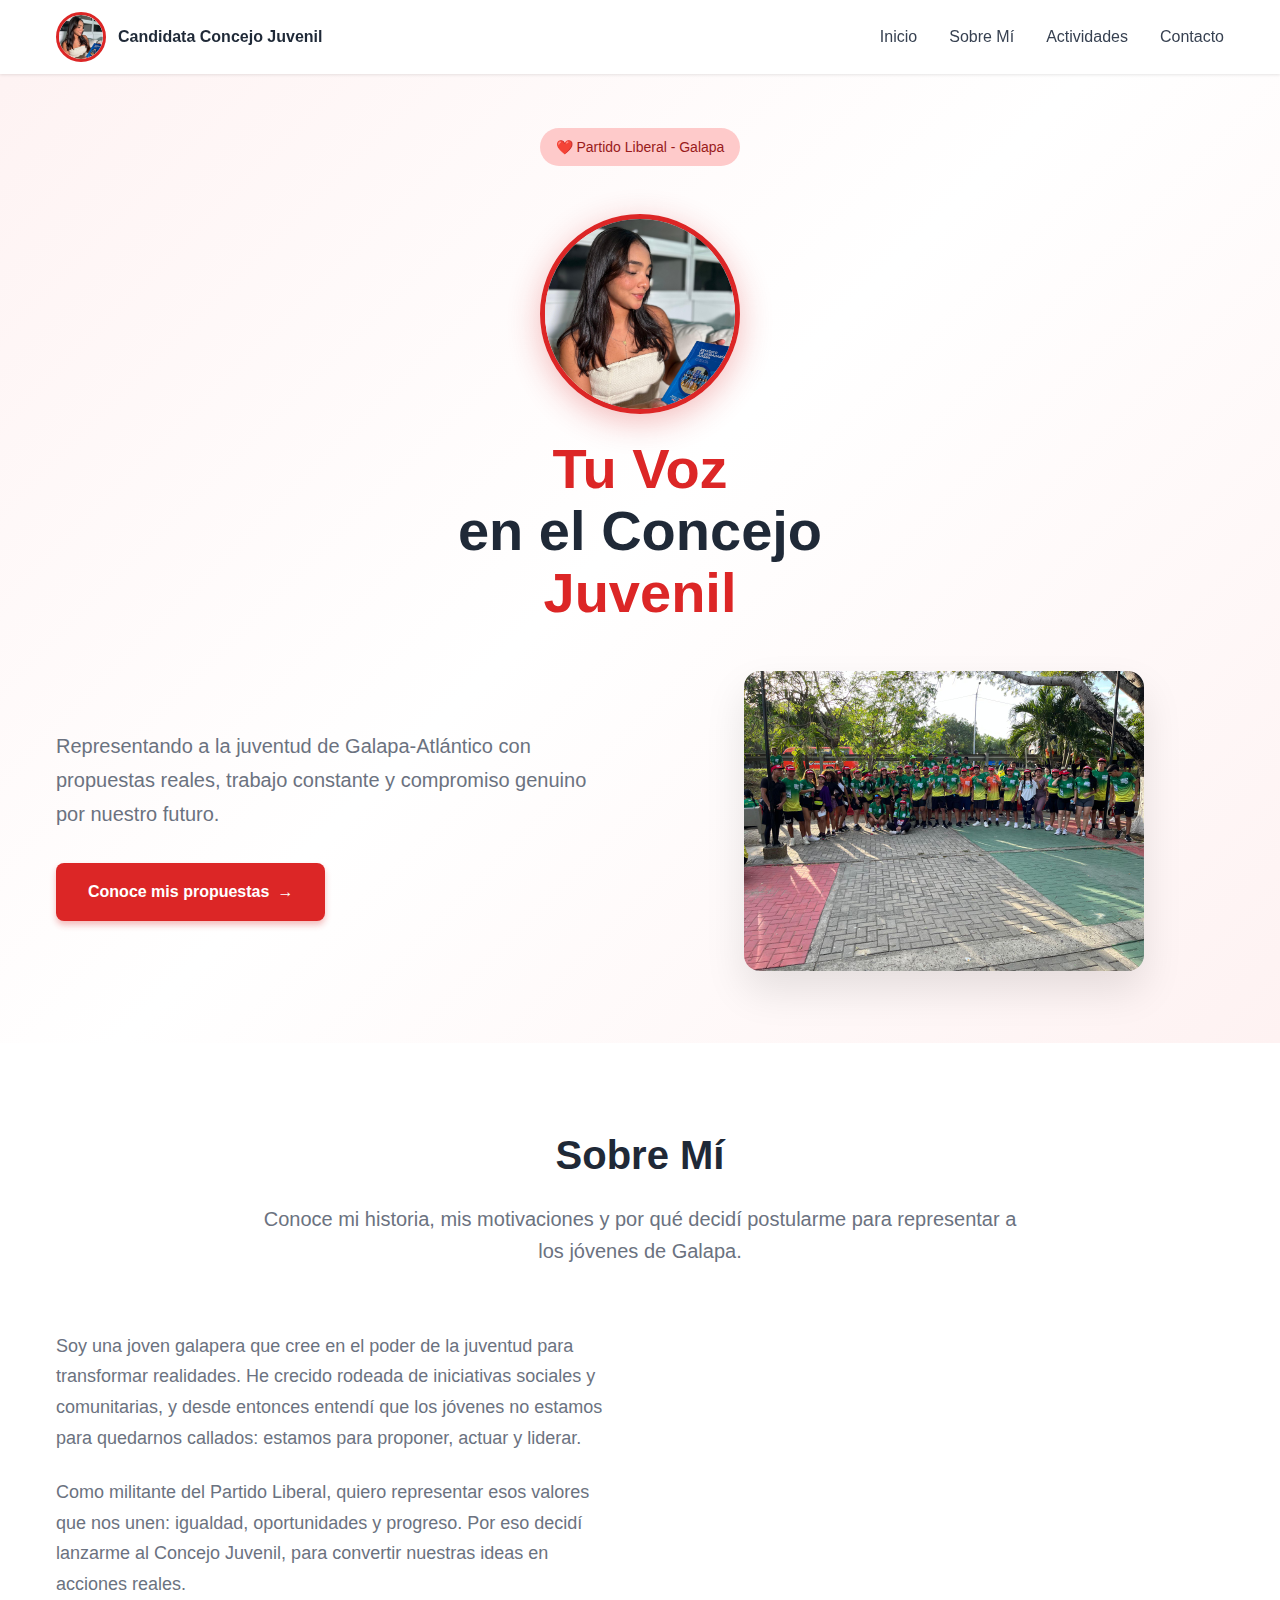
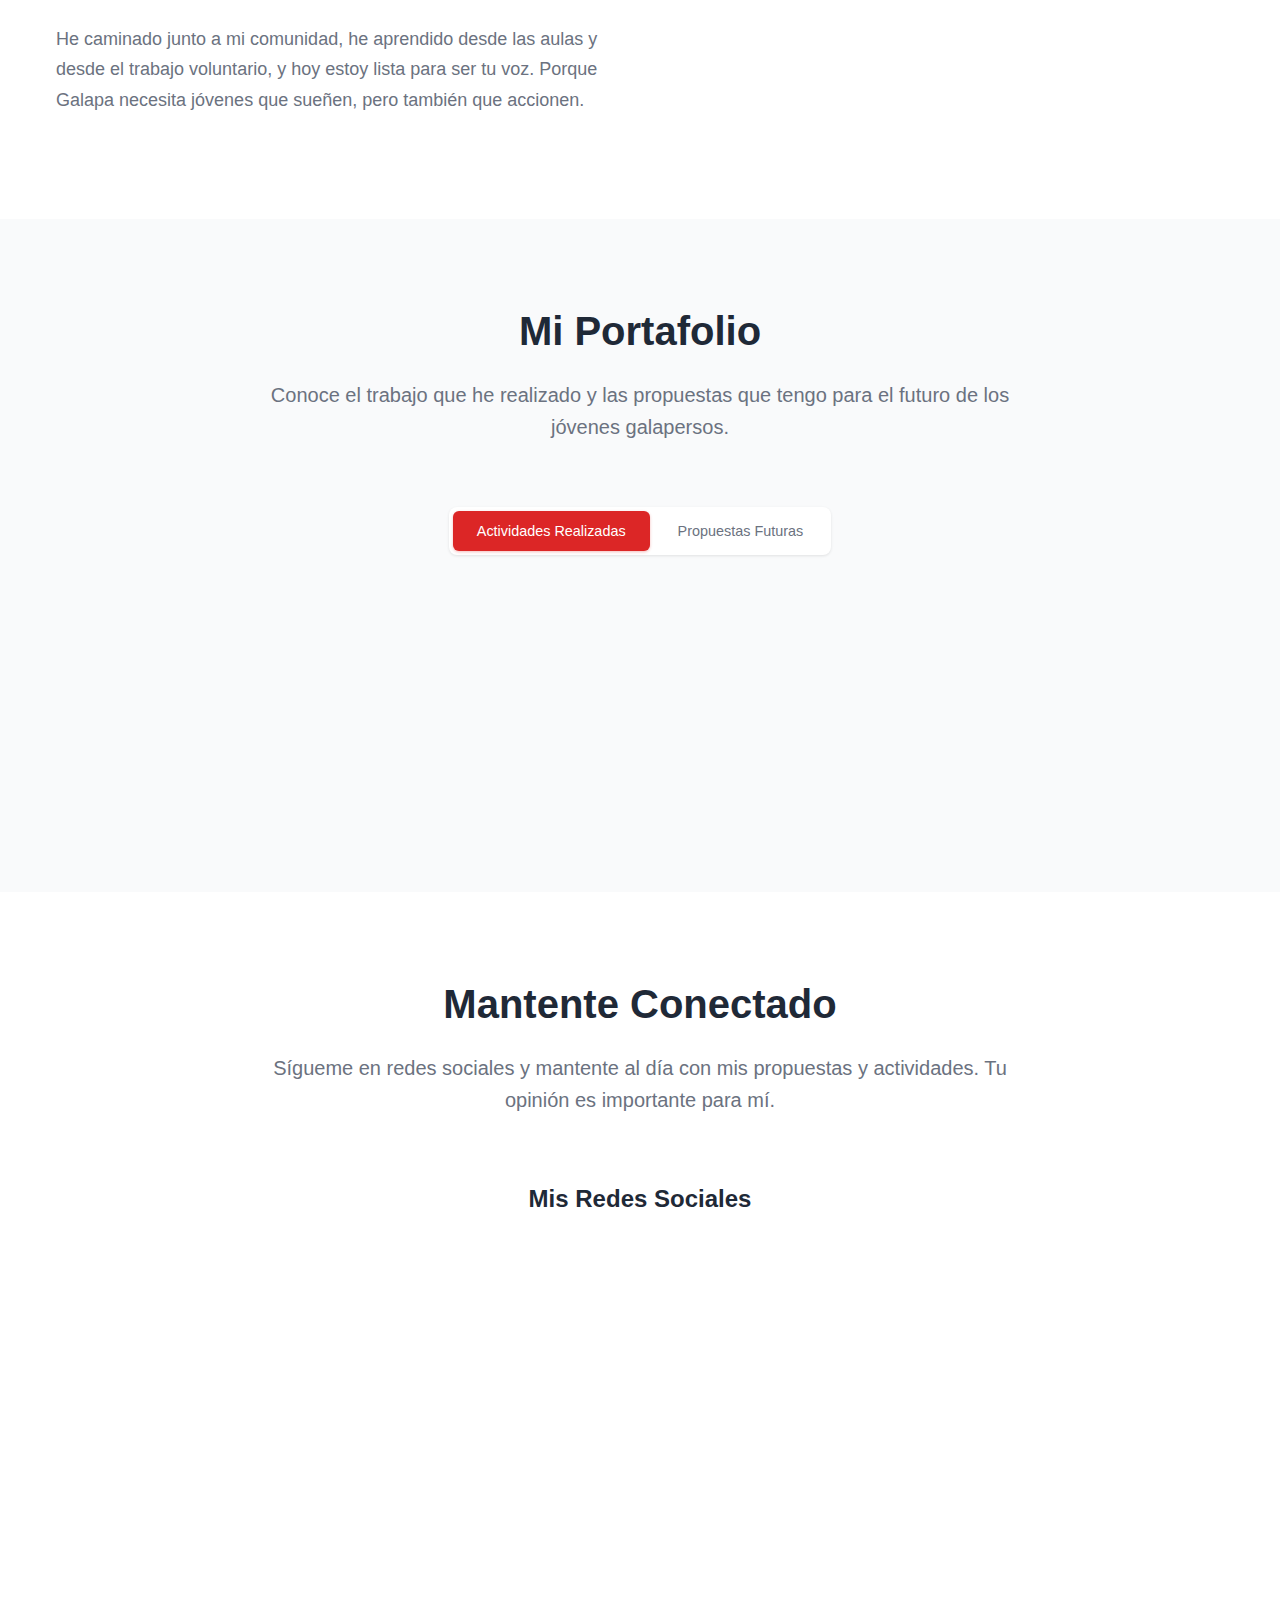
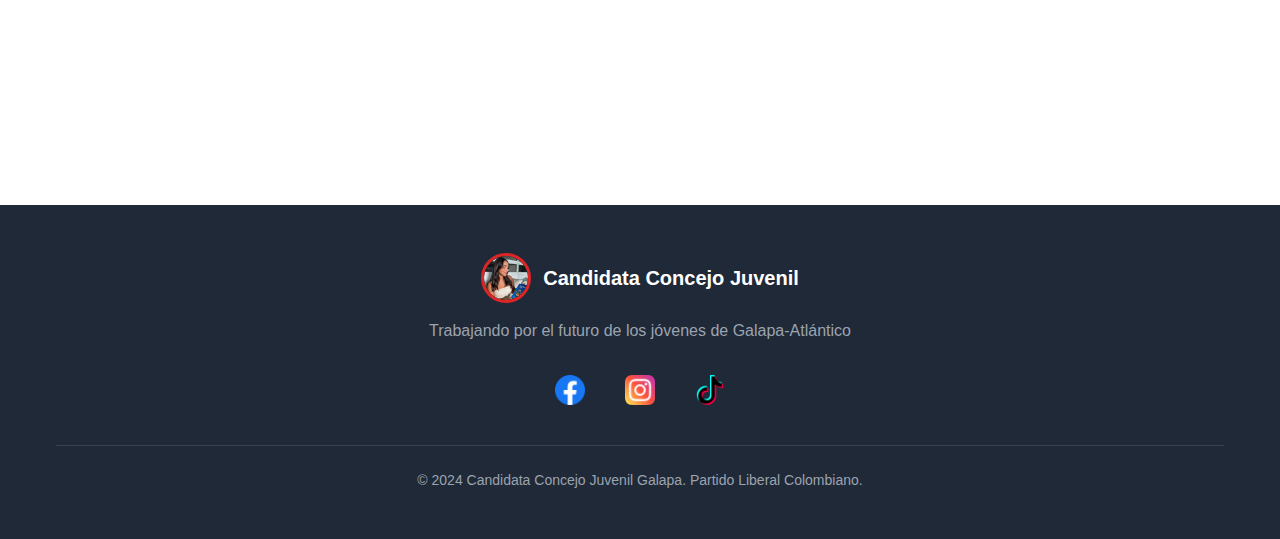
<file: index.html>
<!DOCTYPE html>
<html lang="es">
<head>
    <meta charset="UTF-8">
    <meta name="viewport" content="width=device-width, initial-scale=1.0">
    <title>Candidata a Concejo Juvenil - Galapa Atlántico</title>
    <link rel="stylesheet" href="styles.css">
    <link rel="icon" type="image/x-icon" href="Bandera_del_Partido_Liberal_Colombiano.svg.ico">
</head>
<body>
    <!-- Navigation -->
    <nav class="navbar">
        <div class="nav-container">
            <div class="nav-brand">
                <div class="logo">
                <img src="f16fb656-844f-48c6-be2b-8613d0237401.jpeg" alt="Logo MF">
                </div>
                <span class="brand-text">Candidata Concejo Juvenil</span>
            </div>

            <!-- Desktop Menu -->
            <div class="nav-menu">
                <a href="#inicio" class="nav-link">Inicio</a>
                <a href="#sobre-mi" class="nav-link">Sobre Mí</a>
                <a href="#actividades" class="nav-link">Actividades</a>
                <a href="#contacto" class="nav-link">Contacto</a>
            </div>

            <!-- Mobile Menu Button -->
            <button class="mobile-menu-btn" id="mobileMenuBtn">
                <span class="hamburger"></span>
                <span class="hamburger"></span>
                <span class="hamburger"></span>
            </button>
            </div>

        <!-- Mobile Menu -->
        <div class="mobile-menu" id="mobileMenu">
            <a href="#inicio" class="mobile-link">Inicio</a>
            <a href="#sobre-mi" class="mobile-link">Sobre Mí</a>
            <a href="#actividades" class="mobile-link">Actividades</a>
            <a href="#contacto" class="mobile-link">Contacto</a>
        </div>
    </nav>

    <!-- Hero Section -->
    <section id="inicio" class="hero">
        <div class="container">
            <div class="hero-content">
                <div class="hero-badge">
                    ❤️ Partido Liberal - Galapa
                </div>
                <div class="img"><img src="f16fb656-844f-48c6-be2b-8613d0237401.jpeg" alt=""></div>
                <h1 class="hero-title">
                    <span class="text-red">Tu Voz</span><br>
                    en el Concejo<br>
                    <Span class="text-red">Juvenil</Span>
                </h1>
            </div>
            
            
            <div class="hero-grid">
                <div class="hero-text">
                    <p class="hero-description">
                        Representando a la juventud de Galapa-Atlántico con propuestas reales, 
                        trabajo constante y compromiso genuino por nuestro futuro.
                    </p>
                    <div class="hero-buttons">
                        <a href="#sobre-mi" class="btn btn-primary">
                            Conoce mis propuestas
                            <span class="arrow">→</span>
                        </a>
                    </div>
                </div>
                <div class="hero-image">
                    <div class="image-container">
                        <img src="f8204f9f-ea50-4381-a3e9-08df16d65b04.jpeg" 
                            alt="Candidata al Concejo Juvenil" class="profile-image">
                    </div>
                </div>
            </div>
        </div>
    </section>

    <!-- About Section -->
    <section id="sobre-mi" class="about">
        <div class="container">
            <div class="section-header">
                <h2 class="section-title">Sobre Mí</h2>
                <p class="section-description">
                    Conoce mi historia, mis motivaciones y por qué decidí postularme para representar a los jóvenes de Galapa.
                </p>
            </div>

            <div class="about-grid">
                <div class="about-text">
                    <p class="about-paragraph">
                        Soy una joven galapera que cree en el poder de la juventud para transformar realidades. 
                        He crecido rodeada de iniciativas sociales y comunitarias, y desde entonces entendí que los jóvenes no 
                        estamos para quedarnos callados: estamos para proponer, actuar y liderar.
                    </p>
                    <p class="about-paragraph">
                        Como militante del Partido Liberal, quiero representar esos valores que nos unen: 
                        igualdad, oportunidades y progreso. Por eso decidí lanzarme al Concejo Juvenil, para convertir 
                        nuestras ideas en acciones reales.
                    </p>
                    <p class="about-paragraph">
                        He caminado junto a mi comunidad, he aprendido desde las aulas y desde el trabajo voluntario,
                        y hoy estoy lista para ser tu voz. Porque Galapa necesita jóvenes que sueñen, pero también que accionen.
                    </p>
                </div>
                <div class="qualities-grid">
                    <div class="quality-card">
                        <div class="quality-icon">👥</div>
                        <h3 class="quality-title">Liderazgo</h3>
                        <p class="quality-text">Experiencia en organizaciones juveniles</p>
                    </div>
                    <div class="quality-card">
                        <div class="quality-icon">🎯</div>
                        <h3 class="quality-title">Compromiso</h3>
                        <p class="quality-text">Dedicación total a los jóvenes</p>
                    </div>
                    <div class="quality-card">
                        <div class="quality-icon">❤️</div>
                        <h3 class="quality-title">Pasión</h3>
                        <p class="quality-text">Amor genuino por Galapa</p>
                    </div>
                    <div class="quality-card">
                        <div class="quality-icon">📍</div>
                        <h3 class="quality-title">Local</h3>
                        <p class="quality-text">Nacida y criada en Galapa</p>
                    </div>
                </div>
            </div>
        </div>
    </section>

    <!-- Activities Section -->
    <section id="actividades" class="activities">
        <div class="container">
            <div class="section-header">
                <h2 class="section-title">Mi Portafolio</h2>
                <p class="section-description">
                    Conoce el trabajo que he realizado y las propuestas que tengo para el futuro de los jóvenes galapersos.
                </p>
            </div>

            <!-- Tabs -->
            <div class="tabs-container">
                <div class="tabs">
                    <button class="tab-btn active" data-tab="realizadas">
                        Actividades Realizadas
                    </button>
                    <button class="tab-btn" data-tab="propuestas">
                        Propuestas Futuras
                    </button>
                </div>
            </div>

            <!-- Content -->
            <div class="tab-content">
                <div id="realizadas" class="tab-panel active">
                    <div class="cards-grid">
                        <div class="activity-card">
                            <div class="card-header">
                                <span class="date-badge realizadas">Julio 20</span>
                                <span class="icon">📅</span>
                            </div>
                            <h3 class="card-title">Entrega de kits para la carrera</h3>
                            <p class="card-description">Organizamos una jornada comunitaria que reunió a
                                más de 50 jóvenes para repartir kits de hidratacion y de implementos para la carrera.</p>
                            <div class="card-impact">
                                <span class="icon">👥</span>
                                50+ jóvenes participantes
                            </div>
                        </div>

                        
                    </div>
                </div>


                <div id="propuestas" class="tab-panel">
                    <div class="cards-grid">


                        <div class="activity-card">
                            <div class="card-header">
                                <span class="date-badge propuestas">1 de agosto</span>
                                <span class="icon">🎯</span>
                            </div>
                            <h3 class="card-title">Cine + Cintetica</h3>
                            <p class="card-description">Un espacio de cine en el que podrán disfrutar de crispetas y una 
                                película de calidad para pasar un buen rato. Al finalizar la función, contaremos con una 
                                cineteca para quienes deseen seguir disfrutando con juegos y entretenimiento..</p>
                            <div class="card-impact">
                                <span class="icon">👥</span>
                                500+ jóvenes
                            </div>
                        </div>


                    </div>
                </div>
            </div>
        </div>
    </section>

    <!-- Contact Section -->
    <section id="contacto" class="contact">
        <div class="container">
            <div class="section-header">
                <h2 class="section-title">Mantente Conectado</h2>
                <p class="section-description">
                    Sígueme en redes sociales y mantente al día con mis propuestas y actividades. 
                    Tu opinión es importante para mí.
                </p>
            </div>

            <div class="social-container">
                <h3 class="social-title">Mis Redes Sociales</h3>
                <div class="social-grid">
                    <a href="https://www.facebook.com/share/1C7RrV8U9A/?mibextid=wwXIfr" class="social-card facebook">
                        <div class="social-icon"><img src="facebook.png" height="80px" alt=""></div>
                        <div class="social-name">Facebook</div>
                        <div class="social-description">Sígueme para noticias diarias</div>
                    </a>
                    <a href="https://www.instagram.com/mafernanda_2307?igsh=MWt4dmE3cHB4NWdpcA%3D%3D&utm_source=qr" class="social-card instagram">
                        <div class="social-icon"><img src="instagram.png" height="80px" alt=""></div>
                        <div class="social-name">Instagram</div>
                        <div class="social-description">Mis opiniones y propuestas</div>
                    </a>
                    <a href="https://www.tiktok.com/@mafedominguez_0?_t=ZS-8yM95f2lxK6&_r=1" class="social-card twitter">
                        <div class="social-icon"><img src="tik-tok.png" height="80px" alt=""></div>
                        <div class="social-name">TikTok</div>
                        <div class="social-description">Contenido visual de mis actividades</div>
                    </a>
                    <a href="https://chat.whatsapp.com/DBKOVi90RLZDx53nf92I64" class="social-card twitter">
                        <div class="social-icon"><img src="whatsapp.png" height="80px" alt=""></div>
                        <div class="social-name">Comunidad de whatsapp</div>
                        <div class="social-description">Mis actividades e ideas</div>
                    </a>
                </div>
            </div>
        </div>
    </section>

    <!-- Footer -->
    <footer class="footer">
        <div class="container">
            <div class="footer-content">
                <div class="footer-brand">
                    <div class="logo"><img src="f16fb656-844f-48c6-be2b-8613d0237401.jpeg" alt="Logo MF"></div>
                    <span class="footer-title">Candidata Concejo Juvenil</span>
                </div>
                <p class="footer-description">
                    Trabajando por el futuro de los jóvenes de Galapa-Atlántico
                </p>
                <div class="footer-social">
                    <a href="https://www.facebook.com/share/1C7RrV8U9A/?mibextid=wwXIfr" class="footer-social-link"><img src="facebook.png" height="30px" alt=""></a>
                    <a href="https://www.instagram.com/mafernanda_2307?igsh=MWt4dmE3cHB4NWdpcA%3D%3D&utm_source=qr" class="footer-social-link"><img src="instagram.png" height="30px" alt=""></a>
                    <a href="https://www.tiktok.com/@mafedominguez_0?_t=ZS-8yM95f2lxK6&_r=1" class="footer-social-link"><img src="tik-tok.png" height="30px" alt=""></a>
                </div>
                <div class="footer-bottom">
                    <p class="footer-copyright">
                        © 2024 Candidata Concejo Juvenil Galapa. Partido Liberal Colombiano.
                    </p>
                </div>
            </div>
        </div>
    </footer>

    <script src="script.js"></script>
</body>
</html>
</file>
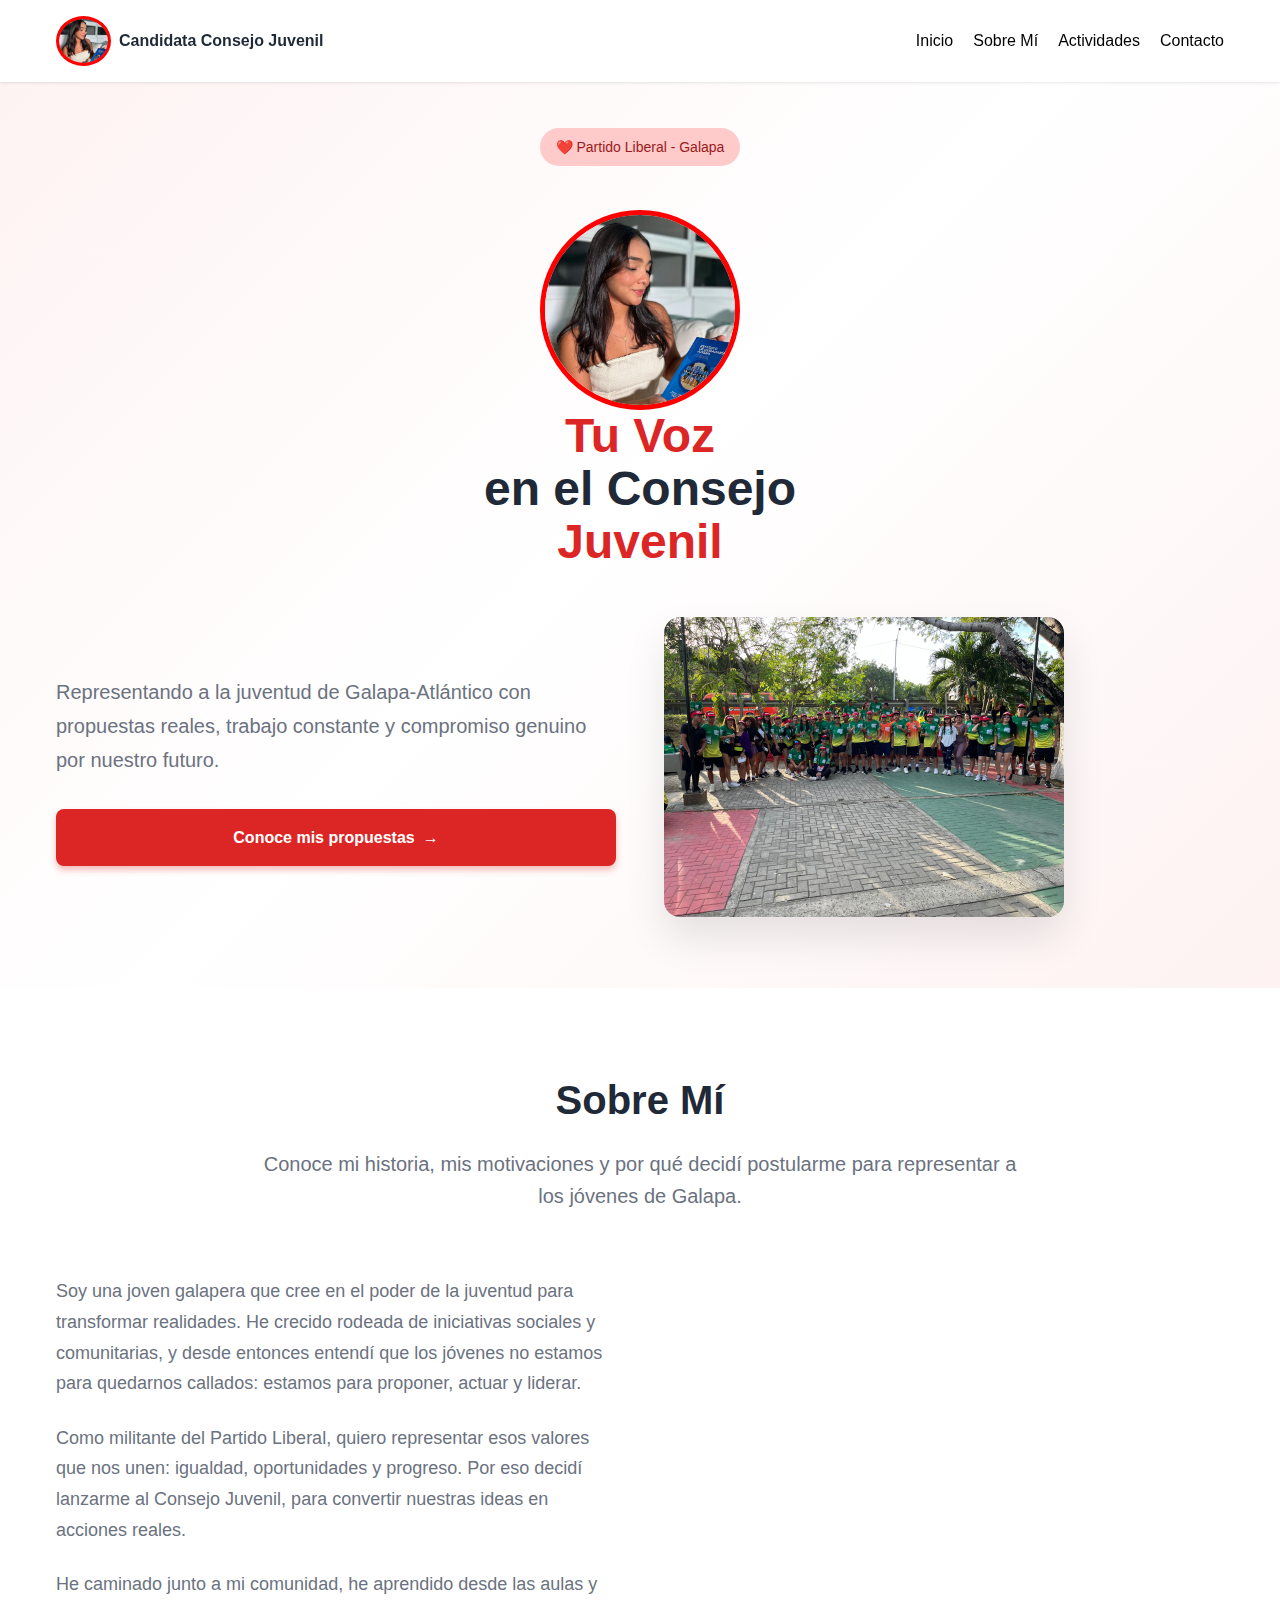
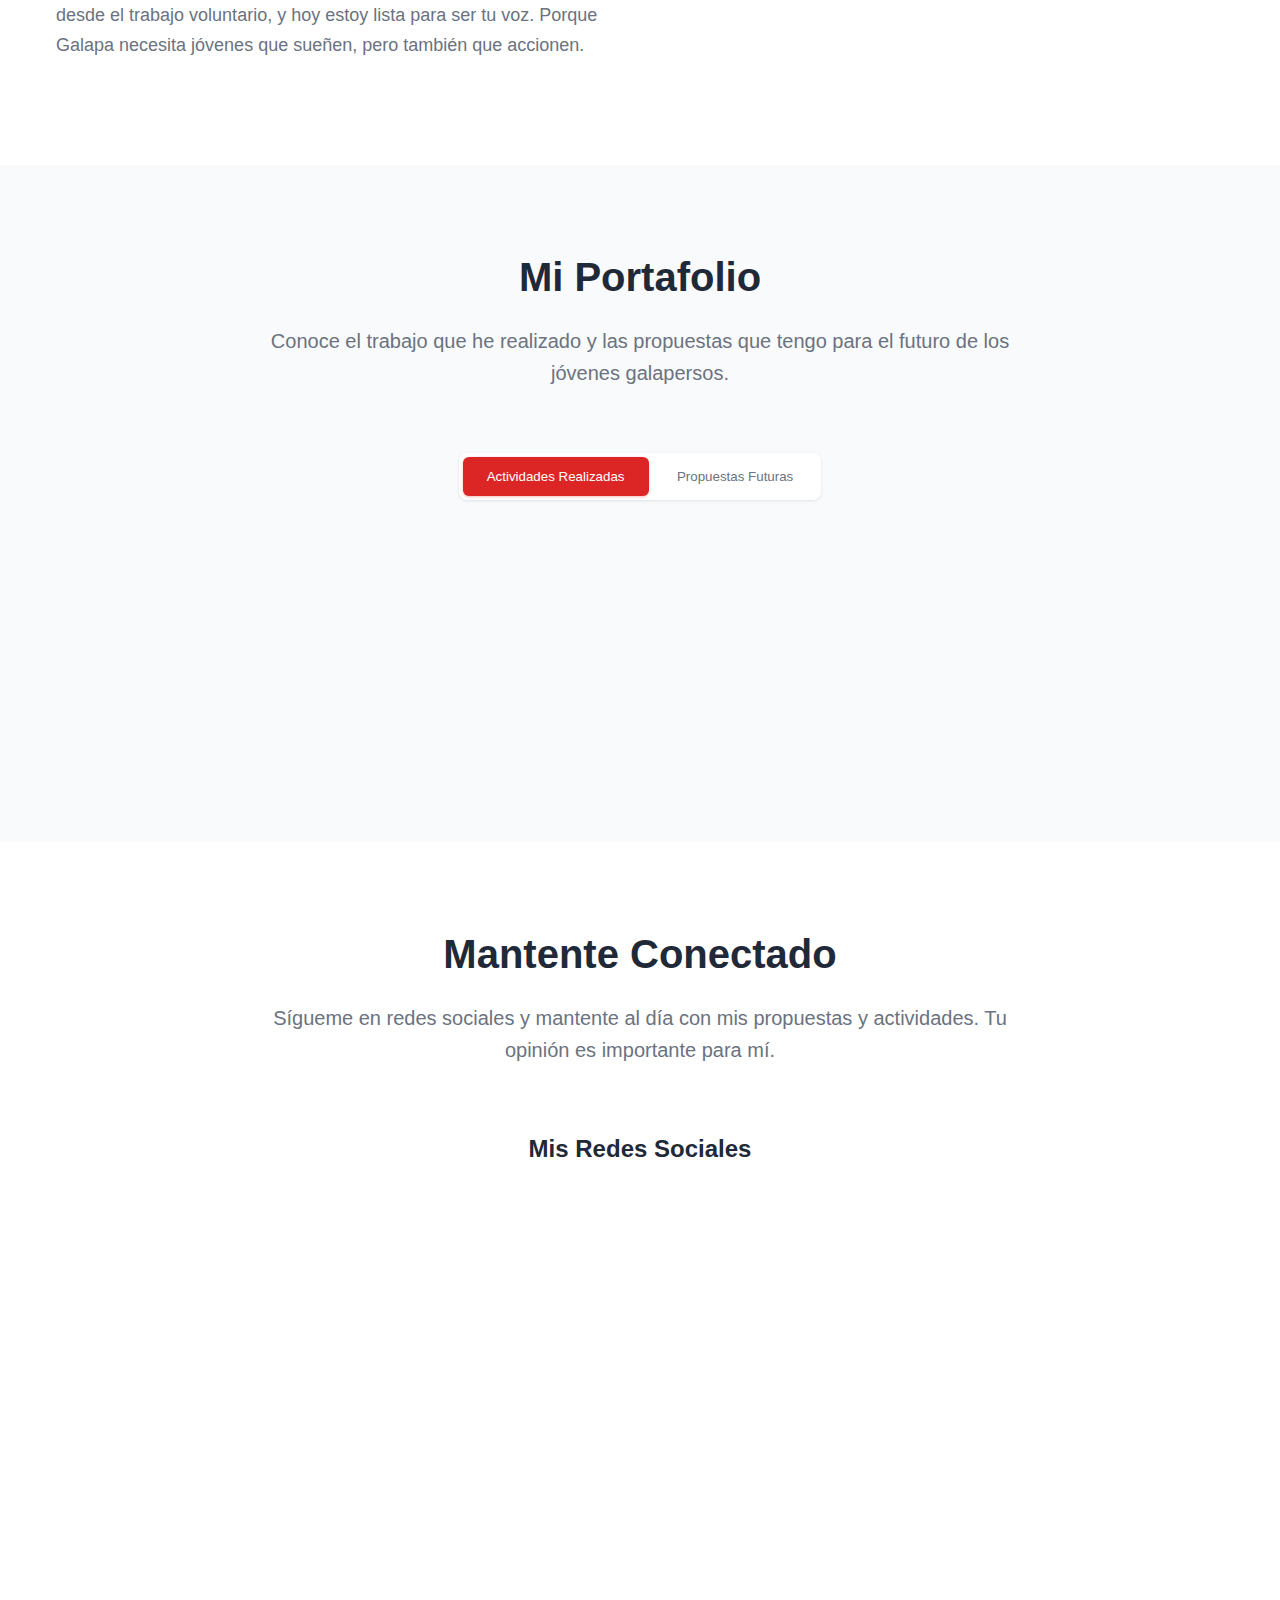
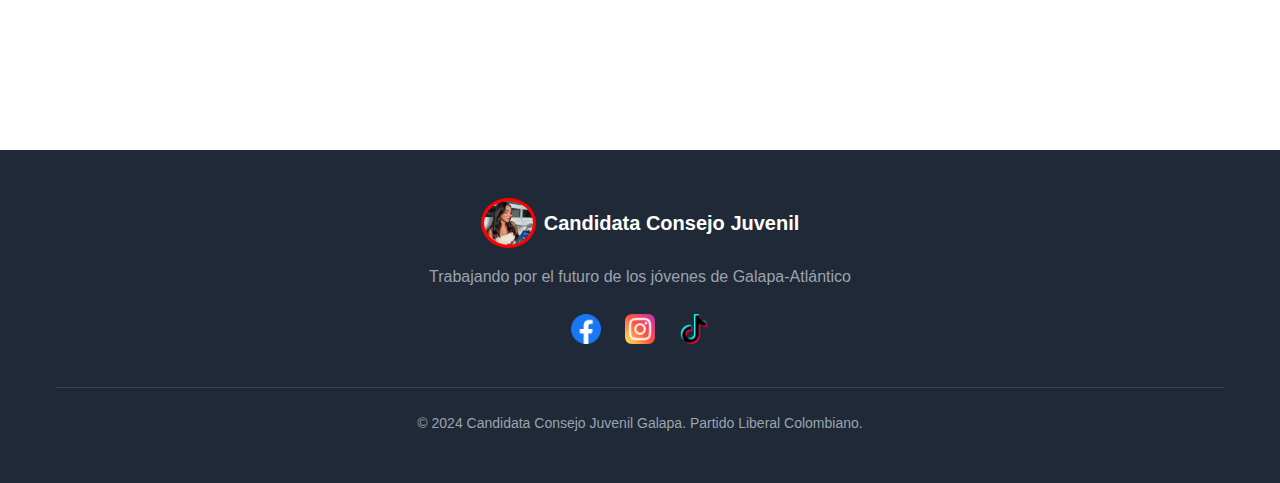
<file: proyecto mafe/index.html>
<!DOCTYPE html>
<html lang="es">
<head>
    <meta charset="UTF-8">
    <meta name="viewport" content="width=device-width, initial-scale=1.0">
    <title>Candidata a Consejo Juvenil - Galapa Atlántico</title>
    <link rel="stylesheet" href="styles.css">
    <link rel="icon" type="image/x-icon" href="Bandera_del_Partido_Liberal_Colombiano.svg.ico">
</head>
<body>
    <!-- Navigation -->
    <nav class="navbar">
        <div class="nav-container">
            <div class="nav-brand">
                <div class="logo">
                <img src="f16fb656-844f-48c6-be2b-8613d0237401.jpeg" alt="Logo MF">
                </div>
                <span class="brand-text">Candidata Consejo Juvenil</span>
            </div>

            <!-- Desktop Menu -->
            <div class="nav-menu">
                <a href="#inicio" class="nav-link">Inicio</a>
                <a href="#sobre-mi" class="nav-link">Sobre Mí</a>
                <a href="#actividades" class="nav-link">Actividades</a>
                <a href="#contacto" class="nav-link">Contacto</a>
            </div>

            <!-- Mobile Menu Button -->
            <button class="mobile-menu-btn" id="mobileMenuBtn">
                <span class="hamburger"></span>
                <span class="hamburger"></span>
                <span class="hamburger"></span>
            </button>
            </div>

        <!-- Mobile Menu -->
        <div class="mobile-menu" id="mobileMenu">
            <a href="#inicio" class="mobile-link">Inicio</a>
            <a href="#sobre-mi" class="mobile-link">Sobre Mí</a>
            <a href="#actividades" class="mobile-link">Actividades</a>
            <a href="#contacto" class="mobile-link">Contacto</a>
        </div>
    </nav>

    <!-- Hero Section -->
    <section id="inicio" class="hero">
        <div class="container">
            <div class="hero-content">
                <div class="hero-badge">
                    ❤️ Partido Liberal - Galapa
                </div>
                <div class="img"><img src="f16fb656-844f-48c6-be2b-8613d0237401.jpeg" alt=""></div>
                <h1 class="hero-title">
                    <span class="text-red">Tu Voz</span><br>
                    en el Consejo<br>
                    <Span class="text-red">Juvenil</Span>
                </h1>
            </div>
            
            
            <div class="hero-grid">
                <div class="hero-text">
                    <p class="hero-description">
                        Representando a la juventud de Galapa-Atlántico con propuestas reales, 
                        trabajo constante y compromiso genuino por nuestro futuro.
                    </p>
                    <div class="hero-buttons">
                        <a href="#sobre-mi" class="btn btn-primary">
                            Conoce mis propuestas
                            <span class="arrow">→</span>
                        </a>
                    </div>
                </div>
                <div class="hero-image">
                    <div class="image-container">
                        <img src="f8204f9f-ea50-4381-a3e9-08df16d65b04.jpeg" 
                            alt="Candidata al Concejo Juvenil" class="profile-image">
                    </div>
                </div>
            </div>
        </div>
    </section>

    <!-- About Section -->
    <section id="sobre-mi" class="about">
        <div class="container">
            <div class="section-header">
                <h2 class="section-title">Sobre Mí</h2>
                <p class="section-description">
                    Conoce mi historia, mis motivaciones y por qué decidí postularme para representar a los jóvenes de Galapa.
                </p>
            </div>

            <div class="about-grid">
                <div class="about-text">
                    <p class="about-paragraph">
                        Soy una joven galapera que cree en el poder de la juventud para transformar realidades. 
                        He crecido rodeada de iniciativas sociales y comunitarias, y desde entonces entendí que los jóvenes no 
                        estamos para quedarnos callados: estamos para proponer, actuar y liderar.
                    </p>
                    <p class="about-paragraph">
                        Como militante del Partido Liberal, quiero representar esos valores que nos unen: 
                        igualdad, oportunidades y progreso. Por eso decidí lanzarme al Consejo Juvenil, para convertir 
                        nuestras ideas en acciones reales.
                    </p>
                    <p class="about-paragraph">
                        He caminado junto a mi comunidad, he aprendido desde las aulas y desde el trabajo voluntario,
                        y hoy estoy lista para ser tu voz. Porque Galapa necesita jóvenes que sueñen, pero también que accionen.
                    </p>
                </div>
                <div class="qualities-grid">
                    <div class="quality-card">
                        <div class="quality-icon">👥</div>
                        <h3 class="quality-title">Liderazgo</h3>
                        <p class="quality-text">Experiencia en organizaciones juveniles</p>
                    </div>
                    <div class="quality-card">
                        <div class="quality-icon">🎯</div>
                        <h3 class="quality-title">Compromiso</h3>
                        <p class="quality-text">Dedicación total a los jóvenes</p>
                    </div>
                    <div class="quality-card">
                        <div class="quality-icon">❤️</div>
                        <h3 class="quality-title">Pasión</h3>
                        <p class="quality-text">Amor genuino por Galapa</p>
                    </div>
                    <div class="quality-card">
                        <div class="quality-icon">📍</div>
                        <h3 class="quality-title">Local</h3>
                        <p class="quality-text">Nacida y criada en Galapa</p>
                    </div>
                </div>
            </div>
        </div>
    </section>

    <!-- Activities Section -->
    <section id="actividades" class="activities">
        <div class="container">
            <div class="section-header">
                <h2 class="section-title">Mi Portafolio</h2>
                <p class="section-description">
                    Conoce el trabajo que he realizado y las propuestas que tengo para el futuro de los jóvenes galapersos.
                </p>
            </div>

            <!-- Tabs -->
            <div class="tabs-container">
                <div class="tabs">
                    <button class="tab-btn active" data-tab="realizadas">
                        Actividades Realizadas
                    </button>
                    <button class="tab-btn" data-tab="propuestas">
                        Propuestas Futuras
                    </button>
                </div>
            </div>

            <!-- Content -->
            <div class="tab-content">
                <div id="realizadas" class="tab-panel active">
                    <div class="cards-grid">
                        <div class="activity-card">
                            <div class="card-header">
                                <span class="date-badge realizadas">Julio 20</span>
                                <span class="icon">📅</span>
                            </div>
                            <h3 class="card-title">Entrega de kits para la carrera</h3>
                            <p class="card-description">Organizamos una jornada comunitaria que reunió a
                                más de 50 jóvenes para repartir kits de hidratacion y de implementos para la carrera.</p>
                            <div class="card-impact">
                                <span class="icon">👥</span>
                                50+ jóvenes participantes
                            </div>
                        </div>

                        
                    </div>
                </div>


                <div id="propuestas" class="tab-panel">
                    <div class="cards-grid">


                        <div class="activity-card">
                            <div class="card-header">
                                <span class="date-badge propuestas">1 de agosto</span>
                                <span class="icon">🎯</span>
                            </div>
                            <h3 class="card-title">Cine + Cintetica</h3>
                            <p class="card-description">Un espacio de cine en el que podrán disfrutar de crispetas y una 
                                película de calidad para pasar un buen rato. Al finalizar la función, contaremos con una 
                                cineteca para quienes deseen seguir disfrutando con juegos y entretenimiento..</p>
                            <div class="card-impact">
                                <span class="icon">👥</span>
                                500+ jóvenes
                            </div>
                        </div>


                    </div>
                </div>
            </div>
        </div>
    </section>

    <!-- Contact Section -->
    <section id="contacto" class="contact">
        <div class="container">
            <div class="section-header">
                <h2 class="section-title">Mantente Conectado</h2>
                <p class="section-description">
                    Sígueme en redes sociales y mantente al día con mis propuestas y actividades. 
                    Tu opinión es importante para mí.
                </p>
            </div>

            <div class="social-container">
                <h3 class="social-title">Mis Redes Sociales</h3>
                <div class="social-grid">
                    <a href="https://www.facebook.com/share/1C7RrV8U9A/?mibextid=wwXIfr" class="social-card facebook">
                        <div class="social-icon"><img src="facebook.png" height="80px" alt=""></div>
                        <div class="social-name">Facebook</div>
                        <div class="social-description">Sígueme para noticias diarias</div>
                    </a>
                    <a href="https://www.instagram.com/mafernanda_2307?igsh=MWt4dmE3cHB4NWdpcA%3D%3D&utm_source=qr" class="social-card instagram">
                        <div class="social-icon"><img src="instagram.png" height="80px" alt=""></div>
                        <div class="social-name">Instagram</div>
                        <div class="social-description">Mis opiniones y propuestas</div>
                    </a>
                    <a href="https://www.tiktok.com/@mafedominguez_0?_t=ZS-8yM95f2lxK6&_r=1" class="social-card twitter">
                        <div class="social-icon"><img src="tik-tok.png" height="80px" alt=""></div>
                        <div class="social-name">TikTok</div>
                        <div class="social-description">Contenido visual de mis actividades</div>
                    </a>
                    <a href="https://chat.whatsapp.com/DBKOVi90RLZDx53nf92I64" class="social-card twitter">
                        <div class="social-icon"><img src="whatsapp.png" height="80px" alt=""></div>
                        <div class="social-name">Comunidad de whatsapp</div>
                        <div class="social-description">Mis actividades e ideas</div>
                    </a>
                </div>
            </div>
        </div>
    </section>

    <!-- Footer -->
    <footer class="footer">
        <div class="container">
            <div class="footer-content">
                <div class="footer-brand">
                    <div class="logo"><img src="f16fb656-844f-48c6-be2b-8613d0237401.jpeg" alt="Logo MF"></div>
                    <span class="footer-title">Candidata Consejo Juvenil</span>
                </div>
                <p class="footer-description">
                    Trabajando por el futuro de los jóvenes de Galapa-Atlántico
                </p>
                <div class="footer-social">
                    <a href="https://www.facebook.com/share/1C7RrV8U9A/?mibextid=wwXIfr" class="footer-social-link"><img src="facebook.png" height="30px" alt=""></a>
                    <a href="https://www.instagram.com/mafernanda_2307?igsh=MWt4dmE3cHB4NWdpcA%3D%3D&utm_source=qr" class="footer-social-link"><img src="instagram.png" height="30px" alt=""></a>
                    <a href="https://www.tiktok.com/@mafedominguez_0?_t=ZS-8yM95f2lxK6&_r=1" class="footer-social-link"><img src="tik-tok.png" height="30px" alt=""></a>
                </div>
                <div class="footer-bottom">
                    <p class="footer-copyright">
                        © 2024 Candidata Consejo Juvenil Galapa. Partido Liberal Colombiano.
                    </p>
                </div>
            </div>
        </div>
    </footer>

    <script src="script.js"></script>
</body>
</html>
</file>
<file: styles.css>
/* Reset y configuración base */
* {
    margin: 0;
    padding: 0;
    box-sizing: border-box;
}

html {
    scroll-behavior: smooth;
}

body {
    font-family: -apple-system, BlinkMacSystemFont, 'Segoe UI', Roboto, sans-serif;
    line-height: 1.6;
    color: #1f2937;
    background-color: #ffffff;
    overflow-x: hidden;
}

.container {
    max-width: 1200px;
    margin: 0 auto;
    padding: 0 1rem;
}

/* Navegación */
.navbar {
    position: fixed;
    top: 0;
    width: 100%;
    background: rgba(255, 255, 255, 0.95);
    backdrop-filter: blur(10px);
    box-shadow: 0 1px 3px rgba(0, 0, 0, 0.1);
    z-index: 1000;
    transition: all 0.3s ease;
}

.nav-container {
    max-width: 1200px;
    margin: 0 auto;
    padding: 0.75rem 1rem;
    display: flex;
    justify-content: space-between;
    align-items: center;
}

.nav-brand {
    display: flex;
    align-items: center;
    gap: 0.75rem;
}

.logo {
    width: 50px;
    height: 50px;
    border-radius: 50%;
    overflow: hidden;
    border: 3px solid #dc2626;
    display: flex;
    align-items: center;
    justify-content: center;
    flex-shrink: 0;
}

.logo img {
    width: 100%;
    height: 100%;
    object-fit: cover;
    border-radius: 50%;
}

.brand-text {
    font-weight: bold;
    font-size: 1rem;
    color: #1f2937;
    white-space: nowrap;
}

.nav-menu {
    display: flex;
    gap: 2rem;
    align-items: center;
}

.nav-link {
    text-decoration: none;
    color: #374151;
    font-weight: 500;
    transition: color 0.3s ease;
    padding: 0.5rem 0;
}

.nav-link:hover {
    color: #dc2626;
}

.mobile-menu-btn {
    display: none;
    flex-direction: column;
    background: none;
    border: none;
    cursor: pointer;
    padding: 0.5rem;
    z-index: 1100;
}

.hamburger {
    width: 1.5rem;
    height: 2px;
    background: #374151;
    margin: 2px 0;
    transition: 0.3s;
    border-radius: 1px;
}

.mobile-menu {
    display: none;
    flex-direction: column;
    padding: 1rem 0;
    background: white;
    border-top: 1px solid #e5e7eb;
    position: absolute;
    top: 100%;
    left: 0;
    width: 100%;
    box-shadow: 0 4px 6px rgba(0, 0, 0, 0.1);
}

.mobile-menu.active {
    display: flex;
}

.mobile-link {
    text-decoration: none;
    color: #374151;
    padding: 1rem 1.5rem;
    font-weight: 500;
    border-bottom: 1px solid #f3f4f6;
    transition: all 0.3s ease;
}

.mobile-link:last-child {
    border-bottom: none;
}

.mobile-link:hover {
    color: #dc2626;
    background-color: #fef2f2;
}

/* Hero Section */
.hero {
    padding: 8rem 0 4rem;
    background: linear-gradient(135deg, #fef2f2 0%, #ffffff 50%, #fef2f2 100%);
    min-height: 100vh;
    display: flex;
    align-items: center;
}

.hero-content {
    text-align: center;
    margin-bottom: 3rem;
}

.hero-badge {
    display: inline-flex;
    align-items: center;
    background: #fecaca;
    color: #991b1b;
    padding: 0.5rem 1rem;
    border-radius: 2rem;
    font-size: 0.875rem;
    font-weight: 500;
    margin-bottom: 1.5rem;
}

.img {
    display: flex;
    justify-content: center;
    margin: 1.5rem 0;
}

.img img {
    width: 200px;
    height: 200px;
    object-fit: cover;
    border-radius: 50%;
    border: 5px solid #dc2626;
    box-shadow: 0 8px 32px rgba(220, 38, 38, 0.3);
}

.hero-title {
    font-size: clamp(2rem, 5vw, 3.5rem);
    font-weight: bold;
    color: #1f2937;
    margin-bottom: 1.5rem;
    line-height: 1.1;
}

.text-red {
    color: #dc2626;
}

.hero-grid {
    display: grid;
    grid-template-columns: 1fr 1fr;
    gap: 3rem;
    align-items: center;
    margin-top: 2rem;
}

.hero-description {
    font-size: clamp(1rem, 2.5vw, 1.25rem);
    color: #6b7280;
    margin-bottom: 2rem;
    line-height: 1.7;
}

.hero-buttons {
    display: flex;
    flex-direction: column;
    gap: 1rem;
    align-items: flex-start;
}

.btn {
    display: inline-flex;
    align-items: center;
    justify-content: center;
    padding: 1rem 2rem;
    border-radius: 0.5rem;
    font-weight: 600;
    text-decoration: none;
    transition: all 0.3s ease;
    cursor: pointer;
    border: none;
    font-size: 1rem;
}

.btn-primary {
    background: #dc2626;
    color: white;
    box-shadow: 0 4px 6px rgba(220, 38, 38, 0.3);
}

.btn-primary:hover {
    background: #b91c1c;
    transform: translateY(-2px);
    box-shadow: 0 6px 12px rgba(220, 38, 38, 0.4);
}

.arrow {
    margin-left: 0.5rem;
    transition: transform 0.3s ease;
}

.btn:hover .arrow {
    transform: translateX(4px);
}

.hero-image {
    position: relative;
    display: flex;
    justify-content: center;
}

.image-container {
    position: relative;
    z-index: 10;
    width: 100%;
    max-width: 400px;
}

.profile-image {
    width: 100%;
    height: auto;
    border-radius: 1rem;
    box-shadow: 0 20px 40px rgba(0, 0, 0, 0.1);
}

.hero-image::before {
    content: '';
    position: absolute;
    bottom: -1.5rem;
    right: -1.5rem;
    width: 16rem;
    height: 16rem;
    background: #fecaca;
    border-radius: 1rem;
    z-index: -1;
}

.hero-image::after {
    content: '';
    position: absolute;
    top: -1.5rem;
    left: -1.5rem;
    width: 8rem;
    height: 8rem;
    background: #fca5a5;
    border-radius: 50%;
    z-index: -1;
}

/* About Section */
.about {
    padding: 5rem 0;
    background: white;
}

.section-header {
    text-align: center;
    margin-bottom: 4rem;
}

.section-title {
    font-size: clamp(2rem, 4vw, 2.5rem);
    font-weight: bold;
    color: #1f2937;
    margin-bottom: 1rem;
}

.section-description {
    font-size: clamp(1rem, 2.5vw, 1.25rem);
    color: #6b7280;
    max-width: 48rem;
    margin: 0 auto;
    line-height: 1.6;
}

.about-grid {
    display: grid;
    grid-template-columns: 1fr 1fr;
    gap: 4rem;
    align-items: start;
}

.about-paragraph {
    font-size: clamp(1rem, 2vw, 1.125rem);
    color: #6b7280;
    margin-bottom: 1.5rem;
    line-height: 1.7;
}

.qualities-grid {
    display: grid;
    grid-template-columns: 1fr 1fr;
    gap: 1.5rem;
}

.quality-card {
    background: #fef2f2;
    padding: 1.5rem;
    border-radius: 0.75rem;
    text-align: center;
    transition: transform 0.3s ease;
    border: 1px solid #fecaca;
}

.quality-card:hover {
    transform: translateY(-4px);
    box-shadow: 0 8px 25px rgba(220, 38, 38, 0.15);
}

.quality-icon {
    font-size: 2rem;
    margin-bottom: 0.75rem;
}

.quality-title {
    font-weight: 600;
    color: #1f2937;
    margin-bottom: 0.5rem;
    font-size: 1.1rem;
}

.quality-text {
    font-size: 0.875rem;
    color: #6b7280;
    line-height: 1.5;
}

/* Activities Section */
.activities {
    padding: 5rem 0;
    background: #f9fafb;
}

.tabs-container {
    display: flex;
    justify-content: center;
    margin-bottom: 3rem;
}

.tabs {
    background: white;
    padding: 0.25rem;
    border-radius: 0.5rem;
    box-shadow: 0 1px 3px rgba(0, 0, 0, 0.1);
    display: flex;
    flex-wrap: wrap;
    gap: 0.25rem;
}

.tab-btn {
    padding: 0.75rem 1.5rem;
    border: none;
    background: none;
    font-weight: 500;
    color: #6b7280;
    border-radius: 0.375rem;
    cursor: pointer;
    transition: all 0.3s ease;
    white-space: nowrap;
    font-size: 0.9rem;
}

.tab-btn.active {
    background: #dc2626;
    color: white;
    box-shadow: 0 1px 3px rgba(220, 38, 38, 0.3);
}

.tab-content {
    margin-top: 2rem;
}

.tab-panel {
    display: none;
}

.tab-panel.active {
    display: block;
}

.cards-grid {
    display: grid;
    grid-template-columns: repeat(auto-fit, minmax(300px, 1fr));
    gap: 2rem;
}

.activity-card {
    background: white;
    border-radius: 0.75rem;
    padding: 1.5rem;
    box-shadow: 0 4px 6px rgba(0, 0, 0, 0.05);
    transition: all 0.3s ease;
    border: 1px solid #f3f4f6;
}

.activity-card:hover {
    transform: translateY(-4px);
    box-shadow: 0 10px 25px rgba(0, 0, 0, 0.1);
}

.card-header {
    display: flex;
    justify-content: space-between;
    align-items: center;
    margin-bottom: 1rem;
}

.date-badge {
    font-size: 0.75rem;
    font-weight: 500;
    padding: 0.25rem 0.75rem;
    border-radius: 1rem;
}

.date-badge.realizadas {
    background: #fecaca;
    color: #991b1b;
}

.date-badge.propuestas {
    background: #d1fae5;
    color: #065f46;
}

.icon {
    font-size: 1.25rem;
}

.card-title {
    font-size: 1.25rem;
    font-weight: 600;
    color: #1f2937;
    margin-bottom: 0.75rem;
    line-height: 1.3;
}

.card-description {
    color: #6b7280;
    margin-bottom: 1rem;
    line-height: 1.6;
    font-size: 0.95rem;
}

.card-impact {
    display: flex;
    align-items: center;
    gap: 0.5rem;
    font-size: 0.875rem;
    font-weight: 500;
    color: #dc2626;
}

/* Contact Section */
.contact {
    padding: 5rem 0;
    background: white;
}

.social-container {
    max-width: 48rem;
    margin: 0 auto;
}

.social-title {
    font-size: clamp(1.25rem, 3vw, 1.5rem);
    font-weight: 600;
    color: #1f2937;
    text-align: center;
    margin-bottom: 2rem;
}

.social-grid {
    display: grid;
    grid-template-columns: repeat(auto-fit, minmax(250px, 1fr));
    gap: 1.5rem;
}

.social-card {
    display: flex;
    flex-direction: column;
    align-items: center;
    padding: 2rem 1.5rem;
    border-radius: 0.75rem;
    text-decoration: none;
    transition: all 0.3s ease;
    text-align: center;
    border: 1px solid transparent;
}

.social-card.facebook {
    background: #eff6ff;
    color: #1e40af;
    border-color: #dbeafe;
}

.social-card.facebook:hover {
    background: #dbeafe;
    transform: translateY(-4px);
    box-shadow: 0 8px 25px rgba(30, 64, 175, 0.15);
}

.social-card.instagram {
    background: #fdf2f8;
    color: #be185d;
    border-color: #fce7f3;
}

.social-card.instagram:hover {
    background: #fce7f3;
    transform: translateY(-4px);
    box-shadow: 0 8px 25px rgba(190, 24, 93, 0.15);
}

.social-card.twitter {
    background: #eff6ff;
    color: #1d4ed8;
    border-color: #dbeafe;
}

.social-card.twitter:hover {
    background: #dbeafe;
    transform: translateY(-4px);
    box-shadow: 0 8px 25px rgba(29, 78, 216, 0.15);
}

.social-icon {
    margin-bottom: 1rem;
    transition: transform 0.3s ease;
}

.social-card:hover .social-icon {
    transform: scale(1.1);
}

.social-name {
    font-weight: 600;
    margin-bottom: 0.5rem;
    font-size: 1.1rem;
}

.social-description {
    font-size: 0.875rem;
    opacity: 0.8;
    line-height: 1.4;
}

/* Footer */
.footer {
    background: #1f2937;
    color: white;
    padding: 3rem 0;
}

.footer-content {
    text-align: center;
}

.footer-brand {
    display: flex;
    align-items: center;
    justify-content: center;
    gap: 0.75rem;
    margin-bottom: 1rem;
}

.footer-title {
    font-weight: bold;
    font-size: 1.25rem;
}

.footer-description {
    color: #9ca3af;
    margin-bottom: 1.5rem;
    font-size: 1rem;
    line-height: 1.5;
}

.footer-social {
    display: flex;
    justify-content: center;
    gap: 1.5rem;
    margin-bottom: 2rem;
}

.footer-social-link {
    text-decoration: none;
    color: #9ca3af;
    transition: all 0.3s ease;
    display: flex;
    align-items: center;
    justify-content: center;
    padding: 0.5rem;
    border-radius: 0.5rem;
}

.footer-social-link:hover {
    color: #dc2626;
    transform: translateY(-2px);
    background: rgba(220, 38, 38, 0.1);
}

.footer-bottom {
    border-top: 1px solid #374151;
    padding-top: 1.5rem;
}

.footer-copyright {
    color: #9ca3af;
    font-size: 0.875rem;
    line-height: 1.5;
}

/* Responsive Design */

/* Tablet */
@media (max-width: 1024px) {
    .container {
        padding: 0 1.5rem;
    }
    
    .hero-grid {
        gap: 2rem;
    }
    
    .about-grid {
        gap: 3rem;
    }
    
    .hero-image::before {
        width: 12rem;
        height: 12rem;
    }
    
    .hero-image::after {
        width: 6rem;
        height: 6rem;
    }
}

/* Mobile */
@media (max-width: 768px) {
    .nav-menu {
        display: none;
    }
    
    .mobile-menu-btn {
        display: flex;
    }
    
    .brand-text {
        font-size: 0.9rem;
    }
    
    .logo {
        width: 45px;
        height: 45px;
    }
    
    .hero {
        padding: 6rem 0 3rem;
        min-height: auto;
    }
    
    .hero-grid {
        grid-template-columns: 1fr;
        gap: 2rem;
        text-align: center;
    }
    
    .hero-image {
        order: -1;
    }
    
    .hero-buttons {
        align-items: center;
    }
    
    .btn {
        width: 100%;
        max-width: 300px;
    }
    
    .img img {
        width: 150px;
        height: 150px;
    }
    
    .about-grid {
        grid-template-columns: 1fr;
        gap: 2rem;
    }
    
    .qualities-grid {
        grid-template-columns: 1fr;
        gap: 1rem;
    }
    
    .cards-grid {
        grid-template-columns: 1fr;
    }
    
    .social-grid {
        grid-template-columns: 1fr;
        gap: 1rem;
    }
    
    .tabs {
        flex-direction: column;
        width: 100%;
    }
    
    .tab-btn {
        width: 100%;
        text-align: center;
    }
    
    .hero-image::before,
    .hero-image::after {
        display: none;
    }
    
    .activities,
    .about,
    .contact {
        padding: 3rem 0;
    }
    
    .section-header {
        margin-bottom: 2rem;
    }
}

/* Small Mobile */
@media (max-width: 480px) {
    .container {
        padding: 0 1rem;
    }
    
    .nav-container {
        padding: 0.5rem 1rem;
    }
    
    .brand-text {
        display: none;
    }
    
    .logo {
        width: 40px;
        height: 40px;
    }
    
    .hero {
        padding: 5rem 0 2rem;
    }
    
    .img img {
        width: 120px;
        height: 120px;
    }
    
    .hero-badge {
        font-size: 0.75rem;
        padding: 0.375rem 0.75rem;
    }
    
    .btn {
        padding: 0.875rem 1.5rem;
        font-size: 0.9rem;
    }
    
    .quality-card,
    .activity-card {
        padding: 1.25rem;
    }
    
    .social-card {
        padding: 1.5rem 1rem;
    }
    
    .footer {
        padding: 2rem 0;
    }
    
    .footer-social {
        gap: 1rem;
    }
    
    .activities,
    .about,
    .contact {
        padding: 2.5rem 0;
    }
}

/* Extra Small Mobile */
@media (max-width: 360px) {
    .container {
        padding: 0 0.75rem;
    }
    
    .img img {
        width: 100px;
        height: 100px;
    }
    
    .hero-title {
        font-size: 1.75rem;
    }
    
    .section-title {
        font-size: 1.75rem;
    }
    
    .quality-card,
    .activity-card {
        padding: 1rem;
    }
    
    .social-card {
        padding: 1.25rem 0.75rem;
    }
}

/* Landscape Mobile */
@media (max-width: 768px) and (orientation: landscape) {
    .hero {
        padding: 4rem 0 2rem;
    }
    
    .img img {
        width: 100px;
        height: 100px;
    }
    
    .hero-title {
        font-size: 2rem;
    }
}

/* High DPI Displays */
@media (-webkit-min-device-pixel-ratio: 2), (min-resolution: 192dpi) {
    .profile-image,
    .img img,
    .logo img {
        image-rendering: -webkit-optimize-contrast;
        image-rendering: crisp-edges;
    }
}

/* Print Styles */
@media print {
    .navbar,
    .mobile-menu,
    .footer-social,
    .hero-buttons {
        display: none;
    }
    
    .hero {
        padding: 2rem 0;
    }
    
    body {
        font-size: 12pt;
        line-height: 1.4;
    }
    
    .section-title {
        font-size: 18pt;
    }
    
    .hero-title {
        font-size: 24pt;
    }
}

/* Accessibility Improvements */
@media (prefers-reduced-motion: reduce) {
    * {
        animation-duration: 0.01ms !important;
        animation-iteration-count: 1 !important;
        transition-duration: 0.01ms !important;
    }
    
    html {
        scroll-behavior: auto;
    }
}

/* Focus Styles for Accessibility */
.nav-link:focus,
.mobile-link:focus,
.btn:focus,
.tab-btn:focus,
.social-card:focus {
    outline: 2px solid #dc2626;
    outline-offset: 2px;
}

.mobile-menu-btn:focus {
    outline: 2px solid #dc2626;
    outline-offset: 2px;
    border-radius: 0.25rem;
}
</file>
<file: proyecto mafe/styles.css>
/* Reset y configuración base */
* {
    margin: 0;
    padding: 0;
    box-sizing: border-box;
}

html {
    scroll-behavior: smooth;
}

body {
    font-family: -apple-system, BlinkMacSystemFont, 'Segoe UI', Roboto, sans-serif;
    line-height: 1.6;
    color: #1f2937;
    background-color: #ffffff;
}

.container {
    max-width: 1200px;
    margin: 0 auto;
    padding: 0 1rem;
}

/* Navegación */
.navbar {
    position: fixed;
    top: 0;
    width: 100%;
    background: rgba(255, 255, 255, 0.95);
    backdrop-filter: blur(10px);
    box-shadow: 0 1px 3px rgba(0, 0, 0, 0.1);
    z-index: 1000;
}

.nav-container {
    max-width: 1200px;
    margin: 0 auto;
    padding: 1rem;
    display: flex;
    justify-content: space-between;
    align-items: center;
}

.nav-brand {
    display: flex;
    align-items: center;
    gap: 0.5rem;
}

.logo {
    width: 2rem;
    height: 2rem;
    background: linear-gradient(135deg, #dc2626, #ef4444);
    border-radius: 50%;
    display: flex;
    align-items: center;
    justify-content: center;
    color: white;
    font-weight: bold;
    font-size: 0.875rem;
}

.brand-text {
    font-weight: bold;
    color: #1f2937;
}

.nav-menu {
    display: flex;
    gap: 2rem;
}

.nav-link {
    text-decoration: none;
    color: #374151;
    font-weight: 500;
    transition: color 0.3s ease;
}

.nav-link:hover {
    color: #dc2626;
}

.mobile-menu-btn {
    display: none;
    flex-direction: column;
    background: none;
    border: none;
    cursor: pointer;
    padding: 0.5rem;
}

.hamburger {
    width: 1.5rem;
    height: 2px;
    background: #374151;
    margin: 2px 0;
    transition: 0.3s;
}

.mobile-menu {
    display: none;
    flex-direction: column;
    padding: 1rem;
    background: white;
    border-top: 1px solid #e5e7eb;
}

.mobile-link {
    text-decoration: none;
    color: #374151;
    padding: 0.5rem 0;
    font-weight: 500;
}

.mobile-link:hover {
    color: #dc2626;
}

/* Hero Section */
.hero {
    padding: 8rem 0 4rem;
    background: linear-gradient(135deg, #fef2f2 0%, #ffffff 50%, #fef2f2 100%);
}

.hero-content {
    text-align: center;
    margin-bottom: 3rem;
}

.hero-badge {
    display: inline-flex;
    align-items: center;
    background: #fecaca;
    color: #991b1b;
    padding: 0.5rem 1rem;
    border-radius: 2rem;
    font-size: 0.875rem;
    font-weight: 500;
    margin-bottom: 1.5rem;
}

.hero-title {
    font-size: 3rem;
    font-weight: bold;
    color: #1f2937;
    margin-bottom: 1.5rem;
    line-height: 1.1;
}

.text-red {
    color: #dc2626;
}

.hero-grid {
    display: grid;
    grid-template-columns: 1fr 1fr;
    gap: 3rem;
    align-items: center;
}

.hero-description {
    font-size: 1.25rem;
    color: #6b7280;
    margin-bottom: 2rem;
    line-height: 1.7;
}

.hero-buttons {
    display: flex;
    flex-direction: column;
    gap: 1rem;
}

.btn {
    display: inline-flex;
    align-items: center;
    justify-content: center;
    padding: 1rem 2rem;
    border-radius: 0.5rem;
    font-weight: 600;
    text-decoration: none;
    transition: all 0.3s ease;
    cursor: pointer;
    border: none;
}

.btn-primary {
    background: #dc2626;
    color: white;
    box-shadow: 0 4px 6px rgba(220, 38, 38, 0.3);
}

.btn-primary:hover {
    background: #b91c1c;
    transform: translateY(-2px);
    box-shadow: 0 6px 12px rgba(220, 38, 38, 0.4);
}

.arrow {
    margin-left: 0.5rem;
    transition: transform 0.3s ease;
}

.btn:hover .arrow {
    transform: translateX(4px);
}

.hero-image {
    position: relative;
}

.image-container {
    position: relative;
    z-index: 10;
}

.profile-image {
    width: 100%;
    max-width: 400px;
    border-radius: 1rem;
    box-shadow: 0 20px 40px rgba(0, 0, 0, 0.1);
}

.hero-image::before {
    content: '';
    position: absolute;
    bottom: -1.5rem;
    right: -1.5rem;
    width: 16rem;
    height: 16rem;
    background: #fecaca;
    border-radius: 1rem;
    z-index: -1;
}

.hero-image::after {
    content: '';
    position: absolute;
    top: -1.5rem;
    left: -1.5rem;
    width: 8rem;
    height: 8rem;
    background: #fca5a5;
    border-radius: 50%;
    z-index: -1;
}

/* About Section */
.about {
    padding: 5rem 0;
    background: white;
}

.section-header {
    text-align: center;
    margin-bottom: 4rem;
}

.section-title {
    font-size: 2.5rem;
    font-weight: bold;
    color: #1f2937;
    margin-bottom: 1rem;
}

.section-description {
    font-size: 1.25rem;
    color: #6b7280;
    max-width: 48rem;
    margin: 0 auto;
}

.about-grid {
    display: grid;
    grid-template-columns: 1fr 1fr;
    gap: 4rem;
    align-items: center;
}

.about-paragraph {
    font-size: 1.125rem;
    color: #6b7280;
    margin-bottom: 1.5rem;
    line-height: 1.7;
}

.qualities-grid {
    display: grid;
    grid-template-columns: 1fr 1fr;
    gap: 1.5rem;
}

.quality-card {
    background: #fef2f2;
    padding: 1.5rem;
    border-radius: 0.75rem;
    text-align: center;
    transition: transform 0.3s ease;
}

.quality-card:hover {
    transform: translateY(-4px);
}

.quality-icon {
    font-size: 2rem;
    margin-bottom: 0.75rem;
}

.quality-title {
    font-weight: 600;
    color: #1f2937;
    margin-bottom: 0.5rem;
}

.quality-text {
    font-size: 0.875rem;
    color: #6b7280;
}

/* Activities Section */
.activities {
    padding: 5rem 0;
    background: #f9fafb;
}

.tabs-container {
    display: flex;
    justify-content: center;
    margin-bottom: 3rem;
}

.tabs {
    background: white;
    padding: 0.25rem;
    border-radius: 0.5rem;
    box-shadow: 0 1px 3px rgba(0, 0, 0, 0.1);
}

.tab-btn {
    padding: 0.75rem 1.5rem;
    border: none;
    background: none;
    font-weight: 500;
    color: #6b7280;
    border-radius: 0.375rem;
    cursor: pointer;
    transition: all 0.3s ease;
}

.tab-btn.active {
    background: #dc2626;
    color: white;
    box-shadow: 0 1px 3px rgba(220, 38, 38, 0.3);
}

.tab-content {
    margin-top: 2rem;
}

.tab-panel {
    display: none;
}

.tab-panel.active {
    display: block;
}

.cards-grid {
    display: grid;
    grid-template-columns: repeat(auto-fit, minmax(300px, 1fr));
    gap: 2rem;
}

.activity-card {
    background: white;
    border-radius: 0.17px;
    padding: 1.5rem;
    box-shadow: 0 8px 6px rgba(0, 0, 0, 0.05);
    transition: all 0.3s ease;
}

.activity-card:hover {
    transform: translateY(-4px);
    box-shadow: 0 10px 25px rgba(0, 0, 0, 0.1);
}

.card-header {
    display: flex;
    justify-content: space-between;
    align-items: center;
    margin-bottom: 1rem;
}

.date-badge {
    font-size: 0.75rem;
    font-weight: 500;
    padding: 0.25rem 0.75rem;
    border-radius: 1rem;
}

.date-badge.realizadas {
    background: #fecaca;
    color: #991b1b;
}

.date-badge.propuestas {
    background: #d1fae5;
    color: #065f46;
}

.icon {
    font-size: 1.25rem;
}

.card-title {
    font-size: 1.25rem;
    font-weight: 600;
    color: #1f2937;
    margin-bottom: 0.75rem;
}

.card-description {
    color: #6b7280;
    margin-bottom: 1rem;
    line-height: 1.6;
}

.card-impact {
    display: flex;
    align-items: center;
    gap: 0.5rem;
    font-size: 0.875rem;
    font-weight: 500;
    color: #dc2626;
}

/* Contact Section */
.contact {
    padding: 5rem 0;
    background: white;
}

.social-container {
    max-width: 48rem;
    margin: 0 auto;
}

.social-title {
    font-size: 1.5rem;
    font-weight: 600;
    color: #1f2937;
    text-align: center;
    margin-bottom: 2rem;
}

.social-grid {
    display: grid;
    grid-template-columns: repeat(auto-fit, minmax(250px, 1fr));
    gap: 1.5rem;
}

.social-card {
    display: flex;
    flex-direction: column;
    align-items: center;
    padding: 2rem 1.5rem;
    border-radius: 0.75rem;
    text-decoration: none;
    transition: all 0.3s ease;
    text-align: center;
}

.social-card.facebook {
    background: #eff6ff;
    color: #1e40af;
}

.social-card.facebook:hover {
    background: #dbeafe;
    transform: translateY(-4px);
}

.social-card.instagram {
    background: #fdf2f8;
    color: #be185d;
}

.social-card.instagram:hover {
    background: #fce7f3;
    transform: translateY(-4px);
}

.social-card.twitter {
    background: #eff6ff;
    color: #1d4ed8;
}

.social-card.twitter:hover {
    background: #dbeafe;
    transform: translateY(-4px);
}

.social-icon {
    font-size: 2rem;
    margin-bottom: 1rem;
    transition: transform 0.3s ease;
}

.social-card:hover .social-icon {
    transform: scale(1.1);
}

.social-name {
    font-weight: 600;
}

.social-description {
    font-size: 0.875rem;
    opacity: 0.8;
}

/* Footer */
.footer {
    background: #1f2937;
    color: white;
    padding: 3rem 0;
}

.footer-content {
    text-align: center;
}

.footer-brand {
    display: flex;
    align-items: center;
    justify-content: center;
    gap: 0.5rem;
    margin-bottom: 1rem;
}

.footer-title {
    font-weight: bold;
    font-size: 1.25rem;
}

.footer-description {
    color: #9ca3af;
    margin-bottom: 1.5rem;
}

.footer-social {
    display: flex;
    justify-content: center;
    gap: 1.5rem;
    margin-bottom: 2rem;
}

.footer-social-link {
    font-size: 1.5rem;
    text-decoration: none;
    color: #9ca3af;
    transition: all 0.3s ease;
}

.footer-social-link:hover {
    color: #dc2626;
    transform: translateY(-2px);
}

.footer-bottom {
    border-top: 1px solid #374151;
    padding-top: 1.5rem;
}

.footer-copyright {
    color: #9ca3af;
    font-size: 0.875rem;
}

/* Responsive Design */
@media (max-width: 768px) {
    .nav-menu {
        display: none;
    }
    
    .mobile-menu-btn {
        display: flex;
    }
    
    .mobile-menu.active {
        display: flex;
    }
    
    .hero-title {
        font-size: 2rem;
    }
    
    .hero-grid {
        grid-template-columns: 1fr;
        gap: 2rem;
    }
    
    .hero-image {
        order: -1;
    }
    
    .about-grid {
        grid-template-columns: 1fr;
        gap: 2rem;
    }
    
    .qualities-grid {
        grid-template-columns: 1fr;
    }
    
    .cards-grid {
        grid-template-columns: 1fr;
    }
    
    .social-grid {
        grid-template-columns: 1fr;
    }
    
    .hero-buttons {
        flex-direction: column;
        align-items: center;
    }
    
    .btn {
        width: 100%;
        max-width: 300px;
    }
}

@media (max-width: 480px) {
    .container {
        padding: 0 0.75rem;
    }
    
    .hero {
        padding: 6rem 0 3rem;
    }
    
    .hero-title {
        font-size: 1.75rem;
    }
    
    .section-title {
        font-size: 2rem;
    }
    
    .hero-description {
        font-size: 1.125rem;
    }
    
    .section-description {
        font-size: 1.125rem;
    }
}
.img{
    display: flex;
    justify-content: center;
    margin-top: 20px; /* Ajusta según necesites */
}
.img img{
    width: 200px;      /* Puedes ajustar el tamaño */
    height: 200px;
    object-fit: cover;
    border-radius: 50%;
    border: 5px solid red;
}

/* logo de la izquierda  */

.logo {
    width: 55px;
    height: 50px;
    border-radius: 50%;
    overflow: hidden;
    border: 3px solid red;
    display: flex;
    align-items: center;
    justify-content: center;
}

.logo img {
    width: 100%;
    height: 100%;
    object-fit: cover;
    border-radius: 50%;
}

.brand-text {
    font-weight: bold;
    font-size: 16px;
}

.nav-menu {
    display: flex;
    gap: 20px;
}

.nav-link {
    text-decoration: none;
    color: #000; /* o el color que uses */
    font-weight: 500;
}

/* Opcional: Ocultar menú móvil en desktop */
.mobile-menu-btn {
    display: none;
}
</file>
